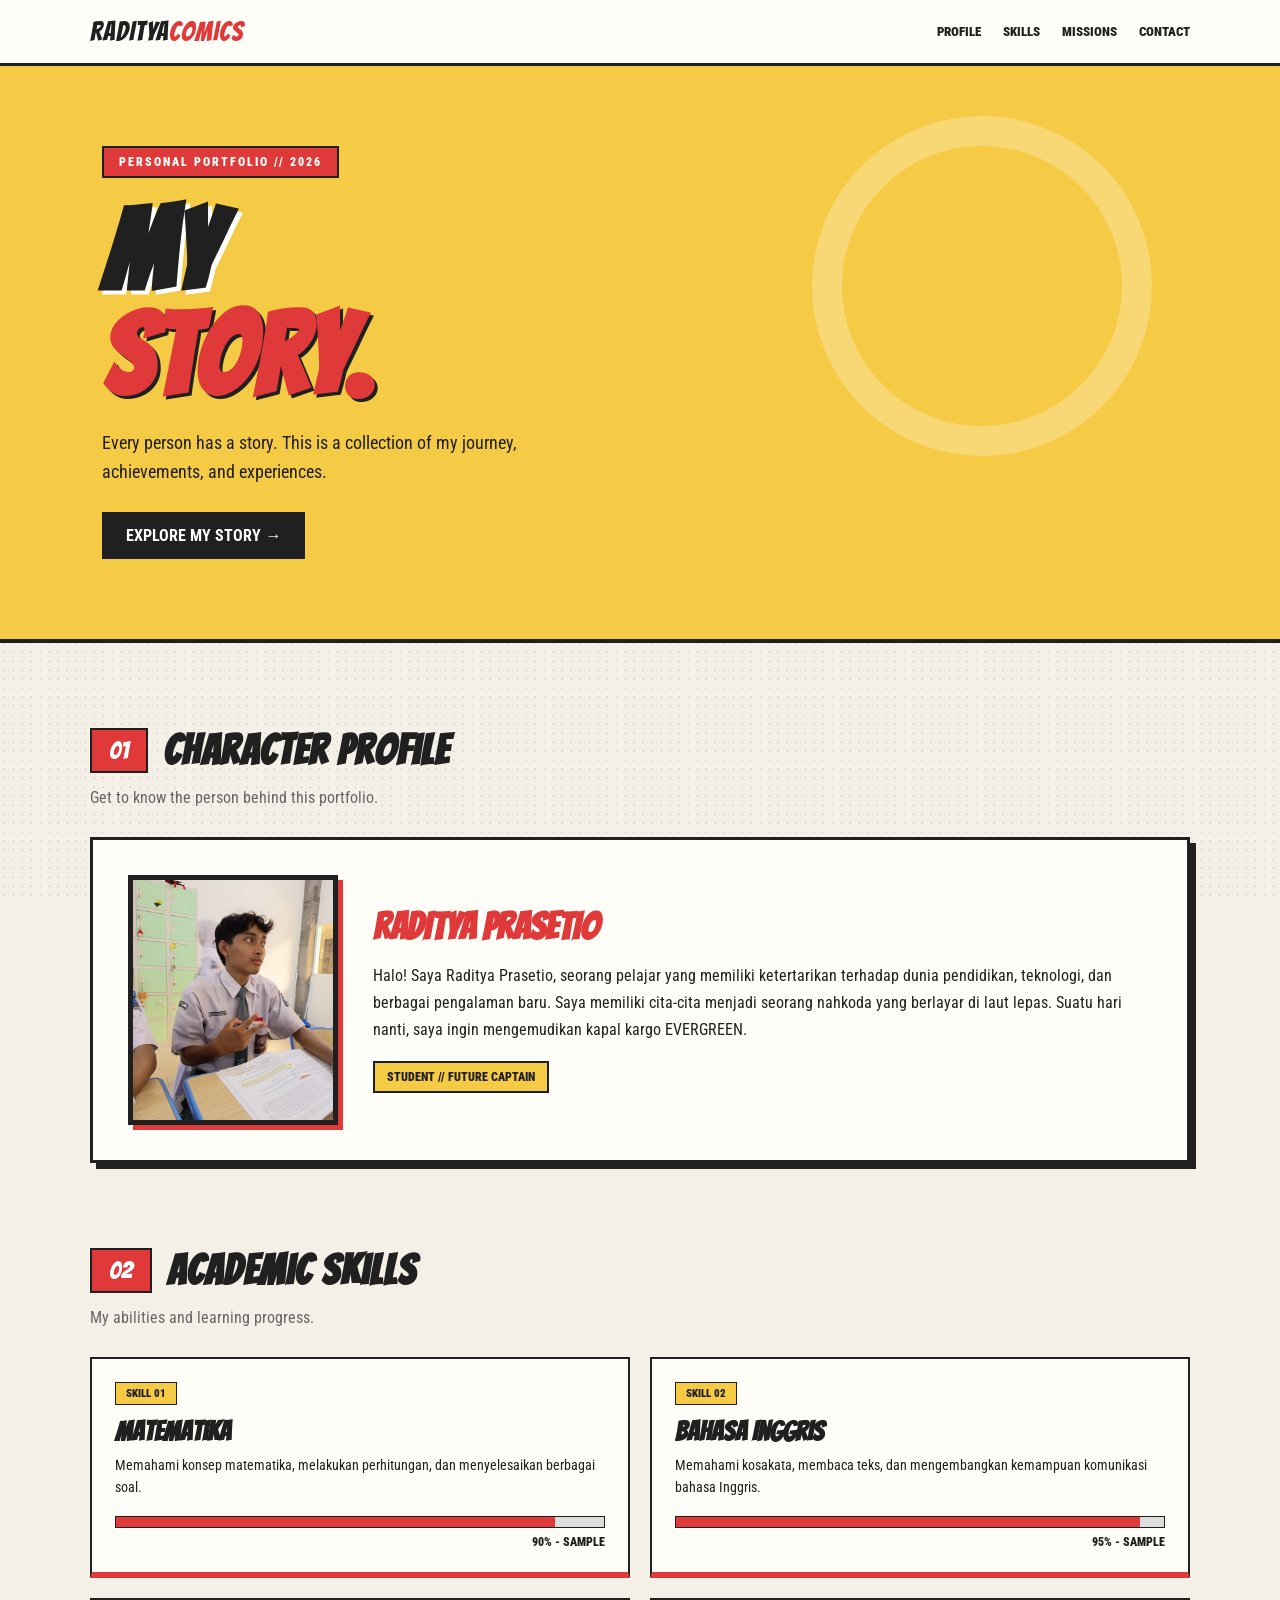
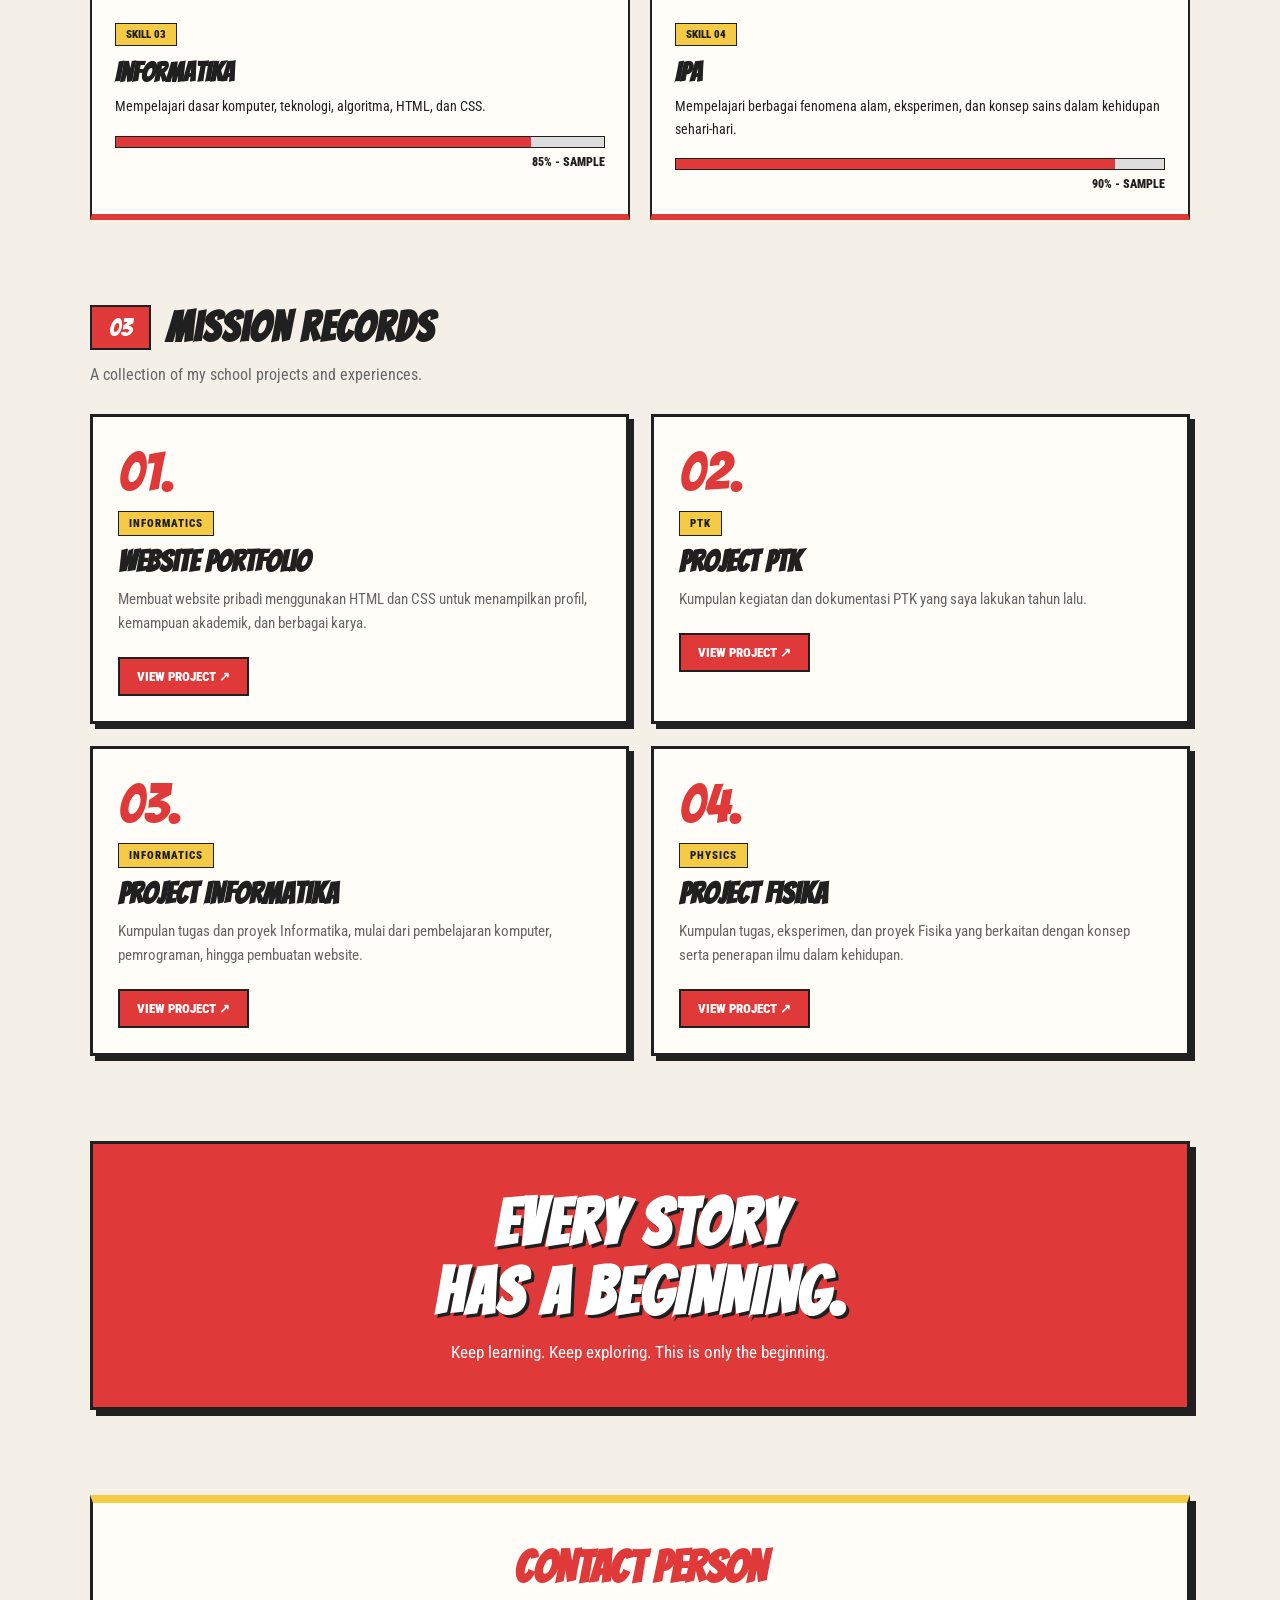
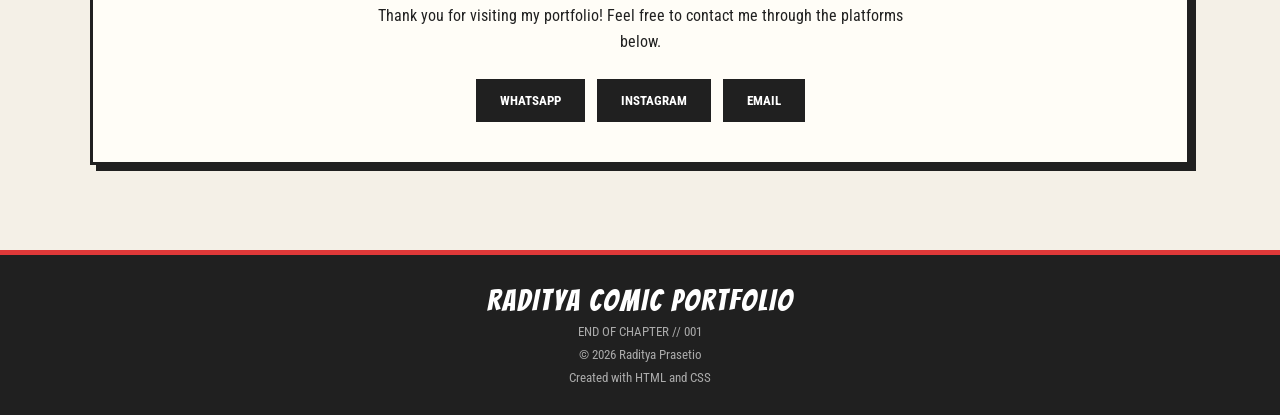
<file: index.html>
<!DOCTYPE html>
<html lang="id">
<head>
<meta charset="UTF-8">
<meta name="viewport" content="width=device-width, initial-scale=1.0">

<title>Raditya Comic Portfolio</title>

<link href="https://fonts.googleapis.com/css2?family=Bangers&family=Roboto+Condensed:wght@400;500;700;900&display=swap" rel="stylesheet">

<style>

/* =================================
   MAIN STYLE
================================= */

* {
    box-sizing: border-box;
    margin: 0;
    padding: 0;
}

html {
    scroll-behavior: smooth;
}

body {
    background: #f4f0e7;
    color: #202020;
    font-family: 'Roboto Condensed', sans-serif;
    overflow-x: hidden;
}

:root {
    --red: #df3939;
    --yellow: #f5ca45;
    --black: #202020;
    --cream: #fffdf7;
    --gray: #666;
}

/* BACKGROUND */

body::before {
    content: "";
    position: fixed;
    inset: 0;
    z-index: -1;
    pointer-events: none;
    background-image: radial-gradient(#00000018 1px, transparent 1px);
    background-size: 9px 9px;
}

/* =================================
   NAVIGATION
================================= */

nav {
    background: var(--cream);
    border-bottom: 3px solid var(--black);
    padding: 17px 7%;
    display: flex;
    justify-content: space-between;
    align-items: center;
}

.logo {
    font-family: 'Bangers', sans-serif;
    font-size: 27px;
    letter-spacing: 1px;
    color: var(--black);
    text-decoration: none;
}

.logo span {
    color: var(--red);
}

.nav-links {
    display: flex;
    gap: 22px;
}

.nav-links a {
    color: var(--black);
    text-decoration: none;
    font-size: 13px;
    font-weight: 900;
    transition: .2s;
}

.nav-links a:hover {
    color: var(--red);
}

/* =================================
   HERO
================================= */

.hero {
    min-height: 430px;
    background: var(--yellow);
    border-bottom: 4px solid var(--black);
    padding: 80px 8%;
    display: flex;
    align-items: center;
    position: relative;
    overflow: hidden;
}

.hero::after {
    content: "";
    position: absolute;
    width: 280px;
    height: 280px;
    border: 30px solid rgba(255,255,255,.25);
    border-radius: 50%;
    right: 10%;
    top: 50px;
}

.hero-content {
    position: relative;
    z-index: 1;
    max-width: 650px;
}

.hero-label {
    display: inline-block;
    background: var(--red);
    color: white;
    padding: 7px 15px;
    font-size: 12px;
    font-weight: 900;
    letter-spacing: 2px;
    border: 2px solid var(--black);
    margin-bottom: 22px;
}

.hero h1 {
    font-family: 'Bangers', sans-serif;
    font-size: clamp(65px, 11vw, 115px);
    line-height: .9;
    letter-spacing: 2px;
    text-shadow: 4px 4px white;
}

.hero h1 span {
    color: var(--red);
    text-shadow: 3px 3px var(--black);
}

.hero p {
    margin-top: 22px;
    font-size: 18px;
    line-height: 1.6;
    max-width: 480px;
}

.hero-button {
    display: inline-block;
    margin-top: 25px;
    padding: 12px 22px;
    background: var(--black);
    color: white;
    text-decoration: none;
    font-weight: bold;
    border: 2px solid var(--black);
    transition: .2s;
}

.hero-button:hover {
    background: var(--red);
}

/* =================================
   GENERAL SECTION
================================= */

.container {
    width: 88%;
    max-width: 1100px;
    margin: auto;
}

section {
    margin: 85px 0;
}

.section-heading {
    display: flex;
    align-items: center;
    gap: 15px;
    margin-bottom: 15px;
}

.section-number {
    background: var(--red);
    color: white;
    font-family: 'Bangers', sans-serif;
    font-size: 25px;
    padding: 7px 17px;
    border: 2px solid var(--black);
}

.section-heading h2 {
    font-family: 'Bangers', sans-serif;
    font-size: 42px;
    letter-spacing: 1px;
}

.section-description {
    color: var(--gray);
    font-size: 16px;
    margin-bottom: 30px;
}

/* =================================
   PROFILE
================================= */

.profile-box {
    background: var(--cream);
    border: 3px solid var(--black);
    box-shadow: 6px 6px var(--black);
    padding: 35px;
    display: flex;
    align-items: center;
    gap: 35px;
    position: relative;
}

.profile-image {
    width: 210px;
    height: 250px;
    object-fit: cover;
    border: 5px solid var(--black);
    box-shadow: 5px 5px var(--red);
    flex-shrink: 0;
}

.profile-info h3 {
    font-family: 'Bangers', sans-serif;
    font-size: 38px;
    color: var(--red);
    margin-bottom: 15px;
}

.profile-info p {
    font-size: 16px;
    line-height: 1.7;
}

.profile-tag {
    display: inline-block;
    background: var(--yellow);
    border: 2px solid var(--black);
    padding: 7px 12px;
    margin-top: 18px;
    font-size: 12px;
    font-weight: 900;
}

/* =================================
   ACADEMIC SKILLS
================================= */

.skills-grid {
    display: grid;
    grid-template-columns: 1fr 1fr;
    gap: 20px;
}

.skill-card {
    background: var(--cream);
    padding: 23px;
    border: 2px solid var(--black);
    border-bottom: 6px solid var(--red);
    transition: .2s;
}

.skill-card:hover {
    transform: translateY(-4px);
}

.skill-index {
    display: inline-block;
    background: var(--yellow);
    border: 1px solid var(--black);
    padding: 4px 10px;
    font-size: 11px;
    font-weight: 900;
    margin-bottom: 12px;
}

.skill-card h3 {
    font-family: 'Bangers', sans-serif;
    font-size: 27px;
    margin-bottom: 8px;
}

.skill-card p {
    font-size: 14px;
    line-height: 1.6;
    margin-bottom: 18px;
}

.progress {
    height: 12px;
    background: #ddd;
    border: 1px solid var(--black);
}

.progress-fill {
    height: 100%;
    background: var(--red);
}

.skill-percent {
    text-align: right;
    font-size: 12px;
    font-weight: 900;
    margin-top: 7px;
}

/* =================================
   MISSION RECORDS
================================= */

.projects-grid {
    display: grid;
    grid-template-columns: 1fr 1fr;
    gap: 22px;
}

.project-card {
    background: var(--cream);
    padding: 25px;
    border: 3px solid var(--black);
    box-shadow: 5px 5px var(--black);
    transition: .2s;
}

.project-card:hover {
    transform: translateY(-5px);
    box-shadow: 8px 8px var(--red);
}

.project-number {
    font-family: 'Bangers', sans-serif;
    font-size: 55px;
    color: var(--red);
}

.project-category {
    display: inline-block;
    background: var(--yellow);
    padding: 5px 10px;
    border: 1px solid var(--black);
    font-size: 11px;
    font-weight: 900;
    letter-spacing: 1px;
    margin: 10px 0;
}

.project-card h3 {
    font-family: 'Bangers', sans-serif;
    font-size: 30px;
    margin-bottom: 10px;
}

.project-card p {
    color: var(--gray);
    font-size: 15px;
    line-height: 1.6;
    margin-bottom: 22px;
}

.project-button {
    display: inline-block;
    background: var(--red);
    color: white;
    text-decoration: none;
    padding: 10px 17px;
    border: 2px solid var(--black);
    font-size: 13px;
    font-weight: 900;
    transition: .2s;
}

.project-button:hover {
    background: var(--yellow);
    color: var(--black);
}

/* =================================
   MOTTO
================================= */

.motto {
    background: var(--red);
    color: white;
    padding: 45px 25px;
    text-align: center;
    border: 3px solid var(--black);
    box-shadow: 6px 6px var(--black);
}

.motto h2 {
    font-family: 'Bangers', sans-serif;
    font-size: clamp(38px, 7vw, 65px);
    letter-spacing: 2px;
    text-shadow: 3px 3px var(--black);
}

.motto p {
    margin-top: 15px;
    font-size: 17px;
}

/* =================================
   CONTACT PERSON
================================= */

.contact-box {
    background: var(--cream);
    padding: 40px 25px;
    text-align: center;
    border: 3px solid var(--black);
    border-top: 8px solid var(--yellow);
    box-shadow: 6px 6px var(--black);
}

.contact-box h2 {
    font-family: 'Bangers', sans-serif;
    font-size: 45px;
    color: var(--red);
}

.contact-box p {
    margin: 12px auto 25px;
    max-width: 550px;
    line-height: 1.6;
}

.contact-links {
    display: flex;
    justify-content: center;
    flex-wrap: wrap;
    gap: 12px;
}

.contact-links a {
    background: var(--black);
    color: white;
    padding: 12px 22px;
    text-decoration: none;
    font-size: 13px;
    font-weight: bold;
    border: 2px solid var(--black);
    transition: .2s;
}

.contact-links a:hover {
    background: var(--red);
}

/* =================================
   FOOTER
================================= */

footer {
    background: var(--black);
    color: white;
    padding: 30px 15px;
    text-align: center;
    border-top: 5px solid var(--red);
}

.footer-title {
    font-family: 'Bangers', sans-serif;
    font-size: 30px;
    letter-spacing: 2px;
}

footer p {
    color: #aaa;
    font-size: 13px;
    margin-top: 8px;
}

/* =================================
   RESPONSIVE
================================= */

@media (max-width: 700px) {

    nav {
        flex-direction: column;
        gap: 15px;
    }

    .nav-links {
        flex-wrap: wrap;
        justify-content: center;
        gap: 14px;
    }

    .hero {
        min-height: 400px;
        padding: 65px 7%;
    }

    .hero::after {
        width: 150px;
        height: 150px;
        right: -40px;
    }

    .profile-box {
        flex-direction: column;
        text-align: center;
        padding: 30px 20px;
    }

    .profile-image {
        width: 180px;
        height: 210px;
    }

    .skills-grid,
    .projects-grid {
        grid-template-columns: 1fr;
    }

    .container {
        width: 90%;
    }

    section {
        margin: 65px 0;
    }

    .section-heading h2 {
        font-size: 34px;
    }

    .profile-info h3 {
        font-size: 32px;
    }

}

</style>
</head>

<body>

<!-- NAVIGATION -->

<nav>

    <a href="#" class="logo">
        RADITYA<span>COMICS</span>
    </a>

    <div class="nav-links">
        <a href="#profile">PROFILE</a>
        <a href="#skills">SKILLS</a>
        <a href="#projects">MISSIONS</a>
        <a href="#contact">CONTACT</a>
    </div>

</nav>


<!-- HERO -->

<header class="hero">

    <div class="hero-content">

        <div class="hero-label">
            PERSONAL PORTFOLIO // 2026
        </div>

        <h1>
            MY<br>
            <span>STORY.</span>
        </h1>

        <p>
            Every person has a story.
            This is a collection of my journey,
            achievements, and experiences.
        </p>

        <a href="#profile" class="hero-button">
            EXPLORE MY STORY →
        </a>

    </div>

</header>


<div class="container">


<!-- PROFILE -->

<section id="profile">

    <div class="section-heading">
        <span class="section-number">01</span>
        <h2>Character Profile</h2>
    </div>

    <p class="section-description">
        Get to know the person behind this portfolio.
    </p>

    <div class="profile-box">

        <img
            src="Raditos.jpg"
            alt="Foto Raditya"
            class="profile-image"
        >

        <div class="profile-info">

            <h3>RADITYA PRASETIO</h3>

            <p>
                Halo! Saya Raditya Prasetio, seorang pelajar
                yang memiliki ketertarikan terhadap dunia
                pendidikan, teknologi, dan berbagai pengalaman
                baru.

                Saya memiliki cita-cita menjadi seorang
                nahkoda yang berlayar di laut lepas.
                Suatu hari nanti, saya ingin mengemudikan
                kapal kargo EVERGREEN.
            </p>

            <div class="profile-tag">
                STUDENT // FUTURE CAPTAIN
            </div>

        </div>

    </div>

</section>


<!-- ACADEMIC SKILLS -->

<section id="skills">

    <div class="section-heading">
        <span class="section-number">02</span>
        <h2>Academic Skills</h2>
    </div>

    <p class="section-description">
        My abilities and learning progress.
    </p>

    <div class="skills-grid">

        <div class="skill-card">

            <span class="skill-index">SKILL 01</span>

            <h3>Matematika</h3>

            <p>
                Memahami konsep matematika,
                melakukan perhitungan, dan
                menyelesaikan berbagai soal.
            </p>

            <div class="progress">
                <div class="progress-fill" style="width:90%"></div>
            </div>

            <div class="skill-percent">90% - SAMPLE</div>

        </div>


        <div class="skill-card">

            <span class="skill-index">SKILL 02</span>

            <h3>Bahasa Inggris</h3>

            <p>
                Memahami kosakata, membaca teks,
                dan mengembangkan kemampuan
                komunikasi bahasa Inggris.
            </p>

            <div class="progress">
                <div class="progress-fill" style="width:95%"></div>
            </div>

            <div class="skill-percent">95% - SAMPLE</div>

        </div>


        <div class="skill-card">

            <span class="skill-index">SKILL 03</span>

            <h3>Informatika</h3>

            <p>
                Mempelajari dasar komputer,
                teknologi, algoritma, HTML,
                dan CSS.
            </p>

            <div class="progress">
                <div class="progress-fill" style="width:85%"></div>
            </div>

            <div class="skill-percent">85% - SAMPLE</div>

        </div>


        <div class="skill-card">

            <span class="skill-index">SKILL 04</span>

            <h3>IPA</h3>

            <p>
                Mempelajari berbagai fenomena alam,
                eksperimen, dan konsep sains
                dalam kehidupan sehari-hari.
            </p>

            <div class="progress">
                <div class="progress-fill" style="width:90%"></div>
            </div>

            <div class="skill-percent">90% - SAMPLE</div>

        </div>

    </div>

</section>


   
<!-- MISSION RECORDS -->

<sect id="projects">

    <div class="section-heading">
        <span class="section-number">03</span>
        <h2>Mission Records</h2>
    </div>

    <p class="section-description">
        A collection of my school projects and experiences.
    </p>

    <div class="projects-grid">

        <!-- PROJECT 01 -->

        <div class="project-card">

            <div class="project-number">01.</div>

            <div class="project-category">
                INFORMATICS
            </div>

            <h3>Website Portfolio</h3>

            <p>
                Membuat website pribadi menggunakan HTML
                dan CSS untuk menampilkan profil,
                kemampuan akademik, dan berbagai karya.
            </p>

            <a href="#" class="project-button">
                VIEW PROJECT ↗
            </a>

        </div>

        <!-- PROJECT 02 -->

        <div class="project-card">

            <div class="project-number">02.</div>

            <div class="project-category">
                PTK
            </div>

            <h3>Project PTK</h3>

            <p>
                Kumpulan kegiatan dan dokumentasi
                PTK yang saya lakukan tahun lalu.
            </p>

            <a href="Project PTK.html" class="project-button">
                VIEW PROJECT ↗
            </a>

        </div>

        <!-- PROJECT 03 -->

        <div class="project-card">

            <div class="project-number">03.</div>

            <div class="project-category">
                INFORMATICS
            </div>

            <h3>Project Informatika</h3>

            <p>
                Kumpulan tugas dan proyek Informatika,
                mulai dari pembelajaran komputer,
                pemrograman, hingga pembuatan website.
            </p>

            <a href="Project Infor.html" class="project-button">
                VIEW PROJECT ↗
            </a>

        </div>

        <!-- PROJECT 04 -->

        <div class="project-card">

            <div class="project-number">04.</div>

            <div class="project-category">
                PHYSICS
            </div>

            <h3>Project Fisika</h3>

            <p>
                Kumpulan tugas, eksperimen, dan proyek
                Fisika yang berkaitan dengan konsep
                serta penerapan ilmu dalam kehidupan.
            </p>

            <a href="Fisika.html" class="project-button">
                VIEW PROJECT ↗
            </a>

        </div>

    </div>



<!-- MOTTO -->

<section class="motto">

    <h2>
        EVERY STORY<br>
        HAS A BEGINNING.
    </h2>

    <p>
        Keep learning. Keep exploring.
        This is only the beginning.
    </p>

</section>


</div>


<!-- CONTACT PERSON -->

<section id="contact">

    <div class="container">

        <div class="contact-box">

            <h2>CONTACT PERSON</h2>

            <p>
                Thank you for visiting my portfolio!
                Feel free to contact me through the
                platforms below.
            </p>

            <div class="contact-links">

                <a href="https://wa.me/6281211979962">
                    WHATSAPP
                </a>

                <a href="https://www.instagram.com/_raditos/">
                    INSTAGRAM
                </a>

                <a href="mailto:prasetioraditya2@gmail.com">
                    EMAIL
                </a>

            </div>

        </div>

    </div>

</section>


<!-- FOOTER -->

<footer>

    <div class="footer-title">
        RADITYA COMIC PORTFOLIO
    </div>

    <p>END OF CHAPTER // 001</p>

    <p>© 2026 Raditya Prasetio</p>

    <p>Created with HTML and CSS</p>

</footer>

</body>
</html>
</file>
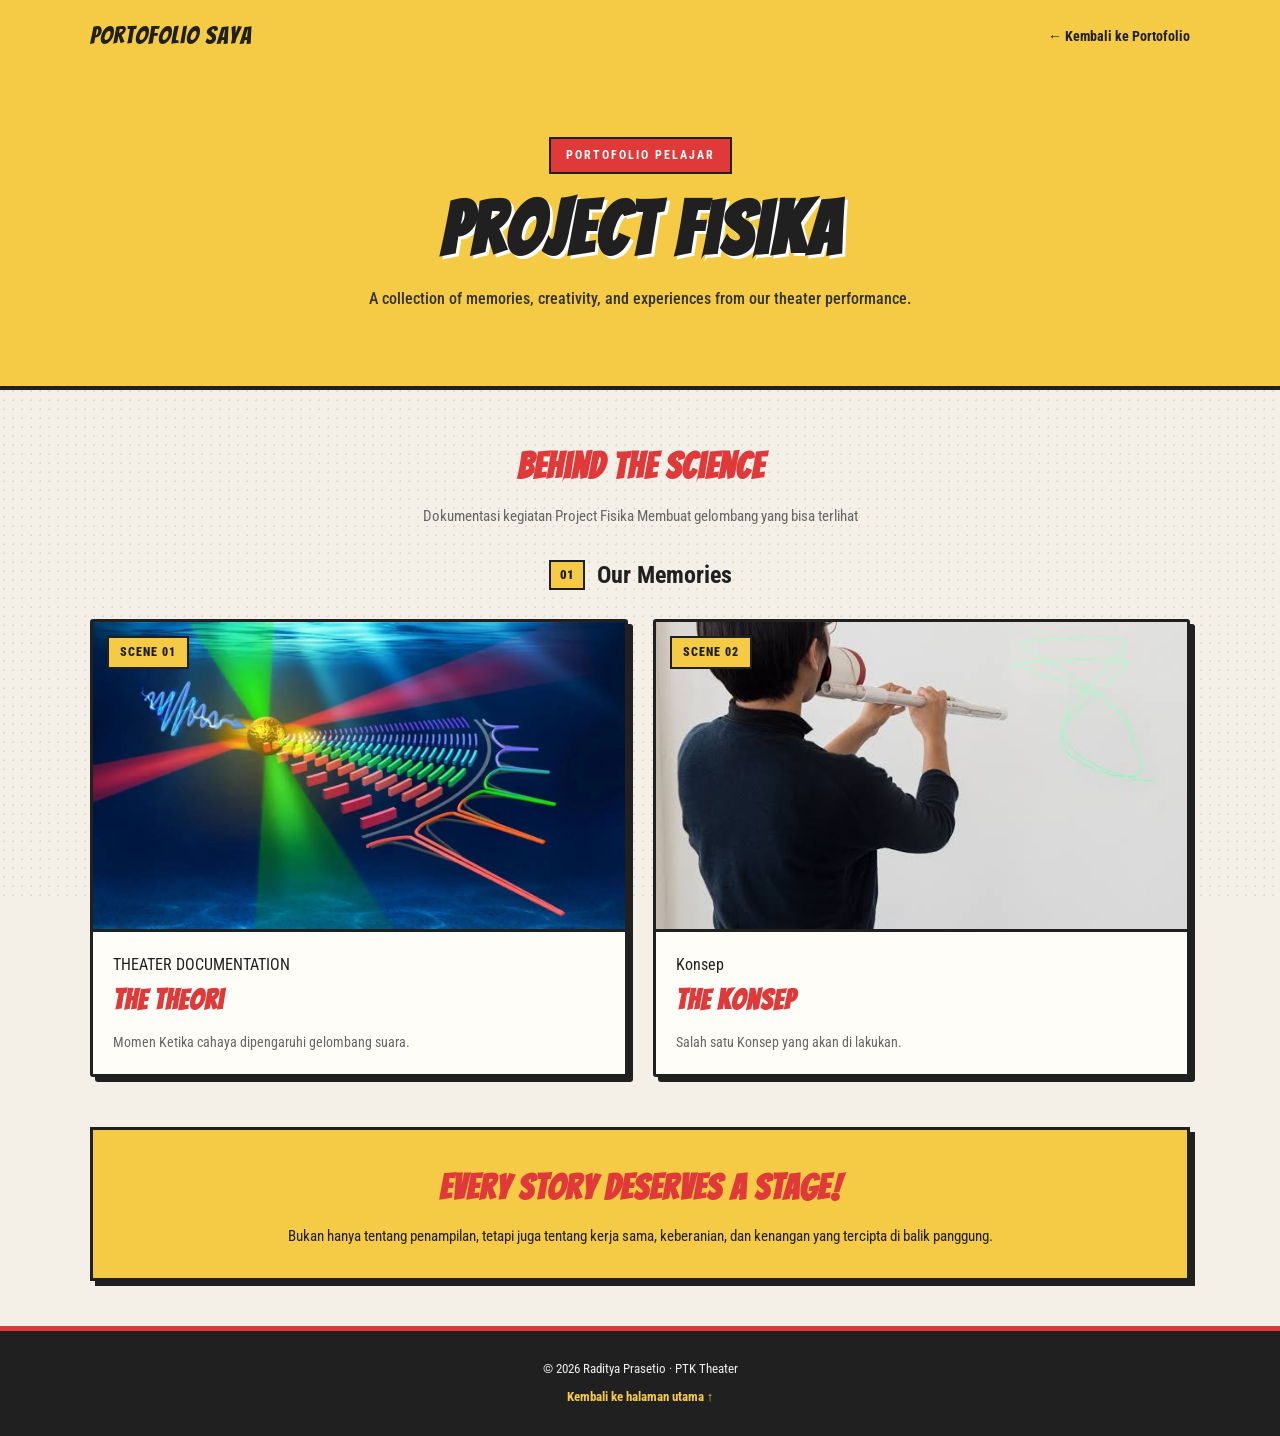
<file: Fisika.html>
<!DOCTYPE html>
<html lang="id">
<head>
  <meta charset="UTF-8">
  <meta name="view  port" content="width=device-width, initial-scale=1.0">
  <meta name="description" content="Dokumentasi kegiatan PTK Seni Teater.">
  <title>Dokumentasi Fisika Project | Portofolio Saya</title>
  <link rel="stylesheet" href="PTK.CSS">
</head>

<body>

  <!-- HEADER -->
  <header class="site-header">

    <nav class="navbar">
      <a class="brand" href="index.html">Portofolio Saya</a>
      <a class="back-link" href="index.html">
        ← Kembali ke Portofolio
      </a>
    </nav>

    <div class="hero">
      <span class="eyebrow">PORTOFOLIO PELAJAR</span>
      <h1>Project Fisika</h1>
      <p>
        A collection of memories, creativity, and experiences
        from our theater performance.
      </p>
    </div>

  </header>


  <!-- MAIN CONTENT -->
  <main class="container">

    <section class="intro">
      <h2>Behind The science</h2>
      <p>
        Dokumentasi kegiatan Project Fisika Membuat gelombang yang bisa terlihat
      </p>
    </section>


    <!-- PHOTO DOCUMENTATION -->
    <section class="photo-section">

      <div class="section-title">
        <span class="section-number">01</span>
        <h2>Our Memories</h2>
      </div>

      <div class="photo-grid">

        <!-- FOTO PERTAMA -->
        <article class="photo-card">

          <div class="photo-frame">
            <img src="Laser.jpg" alt="Dokumentasi kegiatan PTK pertama">
            <span class="photo-label">SCENE 01</span>
          </div>

          <div class="photo-content">
            <span class="category">THEATER DOCUMENTATION</span>
            <h3>The Theori</h3>
            <p>
              Momen Ketika cahaya dipengaruhi gelombang suara.
            </p>
          </div>

        </article>


        <!-- FOTO KEDUA -->
        <article class="photo-card">

          <div class="photo-frame">
            <img src="Laser2.jpg" alt="Dokumentasi kegiatan PTK kedua">
            <span class="photo-label">SCENE 02</span>
          </div>

          <div class="photo-content">
            <span class="category">Konsep</span>
            <h3>The Konsep</h3>
            <p>
              Salah satu Konsep yang akan di lakukan.
            </p>
          </div>

        </article>

      </div>

    </section>


    <!-- CLOSING -->
    <section class="note">
      <h2>EVERY STORY DESERVES A STAGE!</h2>
      <p>
        Bukan hanya tentang penampilan, tetapi juga
        tentang kerja sama, keberanian, dan kenangan
        yang tercipta di balik panggung.
      </p>
    </section>

  </main>


  <!-- FOOTER -->
  <footer class="footer">
    <p>© 2026 Raditya Prasetio · PTK Theater</p>
    <a href="Portos.html">Kembali ke halaman utama ↑</a>
  </footer>

</body>
</html>
</file>
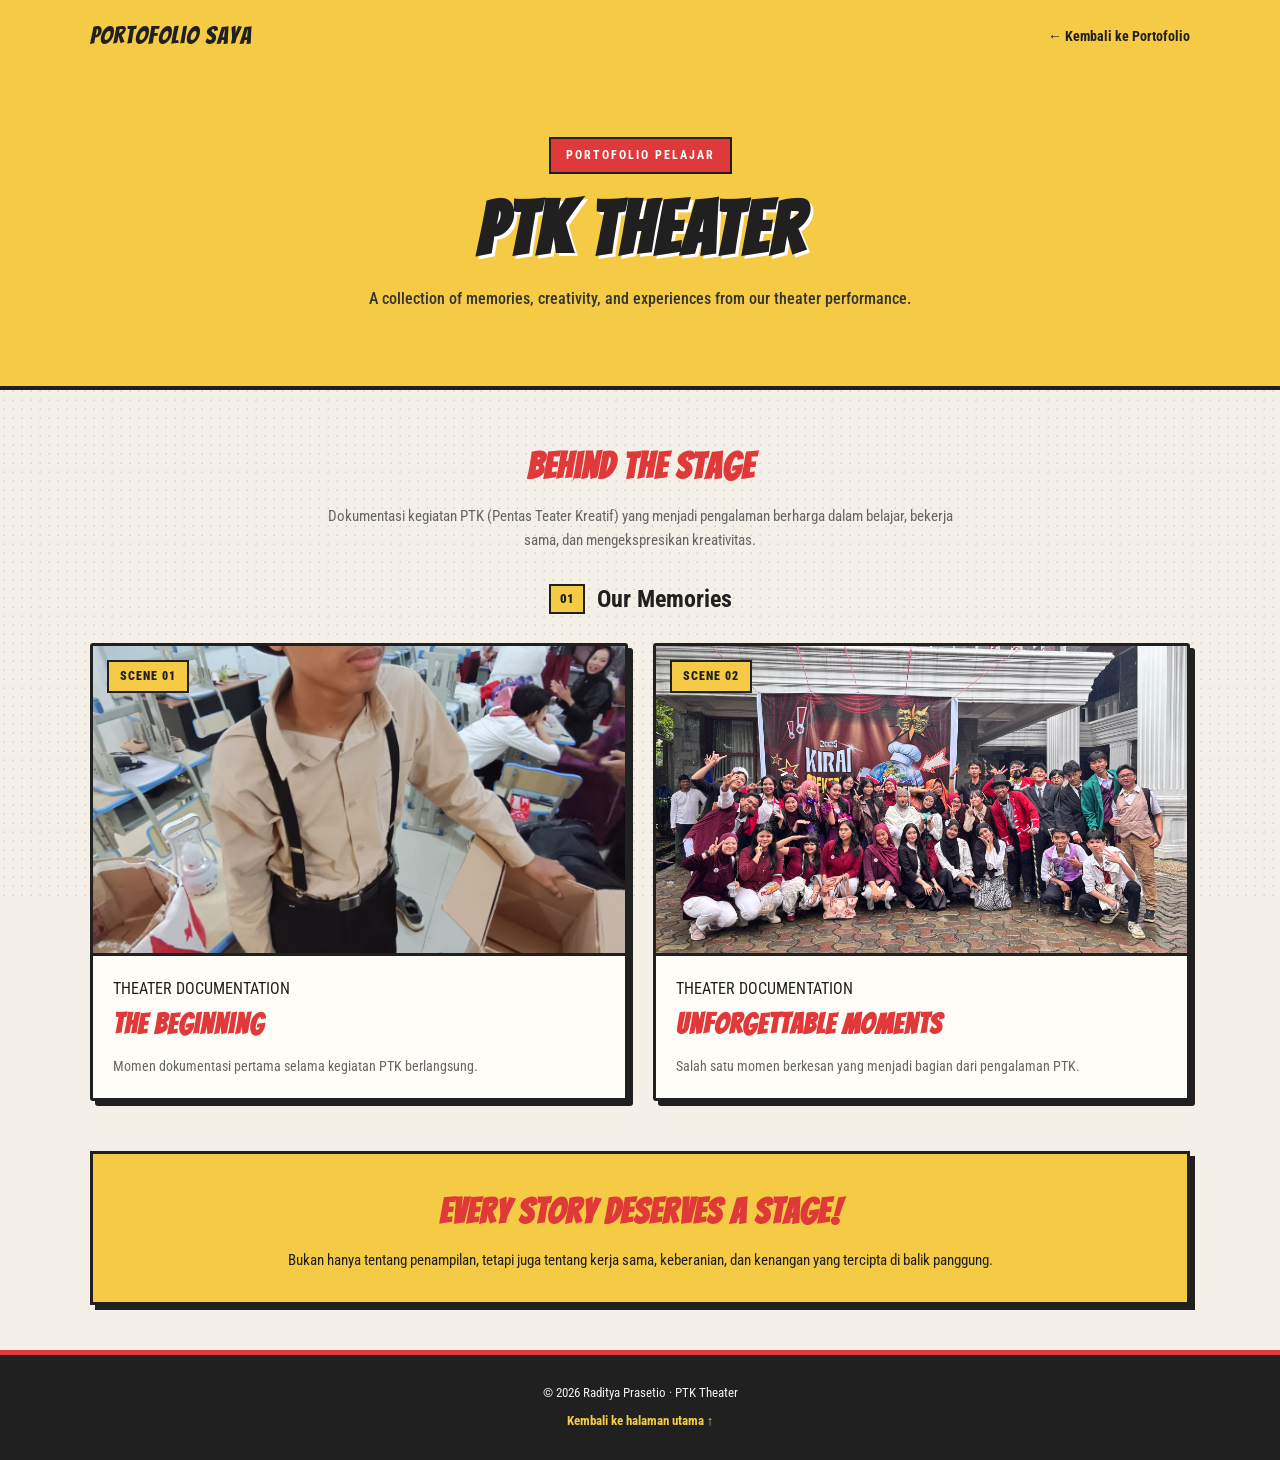
<file: Project PTK.html>
<!DOCTYPE html>
<html lang="id">
<head>
  <meta charset="UTF-8">
  <meta name="viewport" content="width=device-width, initial-scale=1.0">
  <meta name="description" content="Dokumentasi kegiatan PTK Seni Teater.">
  <title>Dokumentasi PTK | Portofolio Saya</title>
  <link rel="stylesheet" href="PTK.CSS">
</head>

<body>

  <!-- HEADER -->
  <header class="site-header">

    <nav class="navbar">
      <a class="brand" href="index.html">Portofolio Saya</a>
      <a class="back-link" href="index.html">
        ← Kembali ke Portofolio
      </a>
    </nav>

    <div class="hero">
      <span class="eyebrow">PORTOFOLIO PELAJAR</span>
      <h1>PTK THEATER</h1>
      <p>
        A collection of memories, creativity, and experiences
        from our theater performance.
      </p>
    </div>

  </header>


  <!-- MAIN CONTENT -->
  <main class="container">

    <section class="intro">
      <h2>Behind The Stage</h2>
      <p>
        Dokumentasi kegiatan PTK (Pentas Teater Kreatif)
        yang menjadi pengalaman berharga dalam belajar,
        bekerja sama, dan mengekspresikan kreativitas.
      </p>
    </section>


    <!-- PHOTO DOCUMENTATION -->
    <section class="photo-section">

      <div class="section-title">
        <span class="section-number">01</span>
        <h2>Our Memories</h2>
      </div>

      <div class="photo-grid">

        <!-- FOTO PERTAMA -->
        <article class="photo-card">

          <div class="photo-frame">
            <img src="PTK.jpg" alt="Dokumentasi kegiatan PTK pertama">
            <span class="photo-label">SCENE 01</span>
          </div>

          <div class="photo-content">
            <span class="category">THEATER DOCUMENTATION</span>
            <h3>The Beginning</h3>
            <p>
              Momen dokumentasi pertama selama kegiatan
              PTK berlangsung.
            </p>
          </div>

        </article>


        <!-- FOTO KEDUA -->
        <article class="photo-card">

          <div class="photo-frame">
            <img src="PTK2.jpg" alt="Dokumentasi kegiatan PTK kedua">
            <span class="photo-label">SCENE 02</span>
          </div>

          <div class="photo-content">
            <span class="category">THEATER DOCUMENTATION</span>
            <h3>Unforgettable Moments</h3>
            <p>
              Salah satu momen berkesan yang menjadi
              bagian dari pengalaman PTK.
            </p>
          </div>

        </article>

      </div>

    </section>


    <!-- CLOSING -->
    <section class="note">
      <h2>EVERY STORY DESERVES A STAGE!</h2>
      <p>
        Bukan hanya tentang penampilan, tetapi juga
        tentang kerja sama, keberanian, dan kenangan
        yang tercipta di balik panggung.
      </p>
    </section>

  </main>


  <!-- FOOTER -->
  <footer class="footer">
    <p>© 2026 Raditya Prasetio · PTK Theater</p>
    <a href="Portos.html">Kembali ke halaman utama ↑</a>
  </footer>

</body>
</html>
</file>
<file: PTK.CSS>
/* =================================
   COMIC BOOK PORTFOLIO - PTK THEATER
================================= */

@import url('https://fonts.googleapis.com/css2?family=Bangers&family=Roboto+Condensed:wght@400;500;700;900&display=swap');

/* RESET */

* {
    box-sizing: border-box;
    margin: 0;
    padding: 0;
}

html {
    scroll-behavior: smooth;
}

:root {
    --red: #df3939;
    --yellow: #f5ca45;
    --black: #202020;
    --cream: #f4f0e7;
    --white: #fffdf7;
    --gray: #666666;
}

body {
    background: var(--cream);
    color: var(--black);
    font-family: 'Roboto Condensed', Arial, sans-serif;
    line-height: 1.6;
    overflow-x: hidden;
}

/* BACKGROUND TEXTURE */

body::before {
    content: "";
    position: fixed;
    inset: 0;
    z-index: -1;
    pointer-events: none;
    background-image: radial-gradient(#00000018 1px, transparent 1px);
    background-size: 9px 9px;
}

/* HEADER */

.site-header {
    background: var(--yellow);
    border-bottom: 4px solid var(--black);
    padding: 0 7%;
}

.navbar {
    max-width: 1100px;
    margin: auto;
    min-height: 72px;
    display: flex;
    justify-content: space-between;
    align-items: center;
    gap: 20px;
}

.brand {
    color: var(--black);
    text-decoration: none;
    font-family: 'Bangers', sans-serif;
    font-size: 25px;
    letter-spacing: 1px;
}

.back-link {
    color: var(--black);
    text-decoration: none;
    font-size: 14px;
    font-weight: bold;
    transition: .2s;
}

.back-link:hover {
    color: var(--red);
}

/* HERO */

.hero {
    max-width: 850px;
    margin: auto;
    text-align: center;
    padding: 65px 15px 75px;
}

.eyebrow {
    display: inline-block;
    background: var(--red);
    color: white;
    border: 2px solid var(--black);
    padding: 7px 15px;
    font-size: 12px;
    font-weight: bold;
    letter-spacing: 2px;
    margin-bottom: 15px;
}

.hero h1 {
    margin-bottom: 14px;
    font-family: 'Bangers', sans-serif;
    font-size: clamp(45px, 8vw, 75px);
    line-height: 1.1;
    letter-spacing: 2px;
    text-shadow: 3px 3px white;
}

.hero p {
    max-width: 650px;
    margin: auto;
    color: #333;
    font-size: 16px;
    font-weight: 500;
}

/* CONTAINER */

.container {
    width: min(1100px, 90%);
    margin: 0 auto;
}

/* INTRO */

.intro {
    text-align: center;
    padding: 48px 10px 28px;
}

.intro h2 {
    margin-bottom: 8px;
    color: var(--red);
    font-family: 'Bangers', sans-serif;
    font-size: 36px;
    letter-spacing: 1px;
}

.intro p {
    max-width: 650px;
    margin: auto;
    color: var(--gray);
    font-size: 15px;
}

/* PHOTO SECTION */

.photo-grid {
    display: grid;
    grid-template-columns: repeat(2, minmax(0, 1fr));
    gap: 25px;
    padding: 15px 0 45px;
}

/* PHOTO CARD */

.photo-card {
    background: var(--white);
    border: 3px solid var(--black);
    border-radius: 3px;
    overflow: hidden;
    box-shadow: 5px 5px var(--black);
    transition: transform .2s ease, box-shadow .2s ease;
}

.photo-card:hover {
    transform: translateY(-5px);
    box-shadow: 8px 8px var(--red);
}

/* PHOTO FRAME */

.photo-frame {
    position: relative;
    width: 100%;
    height: 310px;
    overflow: hidden;
    background: #e2e8f0;
    border-bottom: 3px solid var(--black);
}

.photo-frame img {
    width: 100%;
    height: 100%;
    display: block;
    object-fit: cover;
    transition: transform .3s ease;
}

.photo-card:hover .photo-frame img {
    transform: scale(1.04);
}

/* PHOTO LABEL */

.photo-label {
    position: absolute;
    top: 14px;
    left: 14px;
    background: var(--yellow);
    color: var(--black);
    border: 2px solid var(--black);
    padding: 5px 11px;
    font-size: 12px;
    font-weight: 900;
    letter-spacing: 1px;
}

/* PHOTO CONTENT */

.photo-content {
    padding: 20px;
}

.photo-content h3 {
    margin-bottom: 8px;
    color: var(--red);
    font-family: 'Bangers', sans-serif;
    font-size: 28px;
    letter-spacing: 1px;
}

.photo-content p {
    color: var(--gray);
    font-size: 14px;
    line-height: 1.7;
}

/* SECTION TITLE */

.section-title {
    display: flex;
    align-items: center;
    justify-content: center;
    gap: 12px;
    margin-bottom: 10px;
}

.section-number {
    display: inline-block;
    background: var(--yellow);
    border: 2px solid var(--black);
    padding: 3px 9px;
    font-weight: 900;
    font-size: 13px;
}

/* CLOSING NOTE */

.note {
    background: var(--yellow);
    border: 3px solid var(--black);
    box-shadow: 5px 5px var(--black);
    padding: 30px;
    text-align: center;
    margin: 5px 0 45px;
}

.note h2 {
    margin-bottom: 8px;
    color: var(--red);
    font-family: 'Bangers', sans-serif;
    font-size: 35px;
    letter-spacing: 1px;
}

.note p {
    color: var(--black);
    font-size: 15px;
}

/* FOOTER */

.footer {
    background: var(--black);
    color: #eee;
    text-align: center;
    padding: 28px 15px;
    border-top: 5px solid var(--red);
    font-size: 13px;
}

.footer p {
    margin-bottom: 7px;
}

.footer a {
    color: var(--yellow);
    text-decoration: none;
    font-weight: bold;
}

.footer a:hover {
    color: white;
    text-decoration: underline;
}

/* RESPONSIVE MOBILE */

@media (max-width: 650px) {

    .site-header {
        padding: 0 5%;
    }

    .navbar {
        min-height: 65px;
        gap: 10px;
    }

    .brand {
        font-size: 19px;
    }

    .back-link {
        font-size: 12px;
    }

    .hero {
        padding: 48px 5px 55px;
    }

    .hero h1 {
        font-size: 48px;
    }

    .hero p {
        font-size: 14px;
    }

    .container {
        width: 92%;
    }

    .intro {
        padding-top: 35px;
    }

    .intro h2 {
        font-size: 30px;
    }

    .photo-grid {
        grid-template-columns: 1fr;
        gap: 22px;
    }

    .photo-frame {
        height: 260px;
    }

    .photo-content {
        padding: 18px;
    }

    .photo-content h3 {
        font-size: 25px;
    }

    .note {
        padding: 24px 17px;
    }

    .note h2 {
        font-size: 29px;
    }
}
</file>
